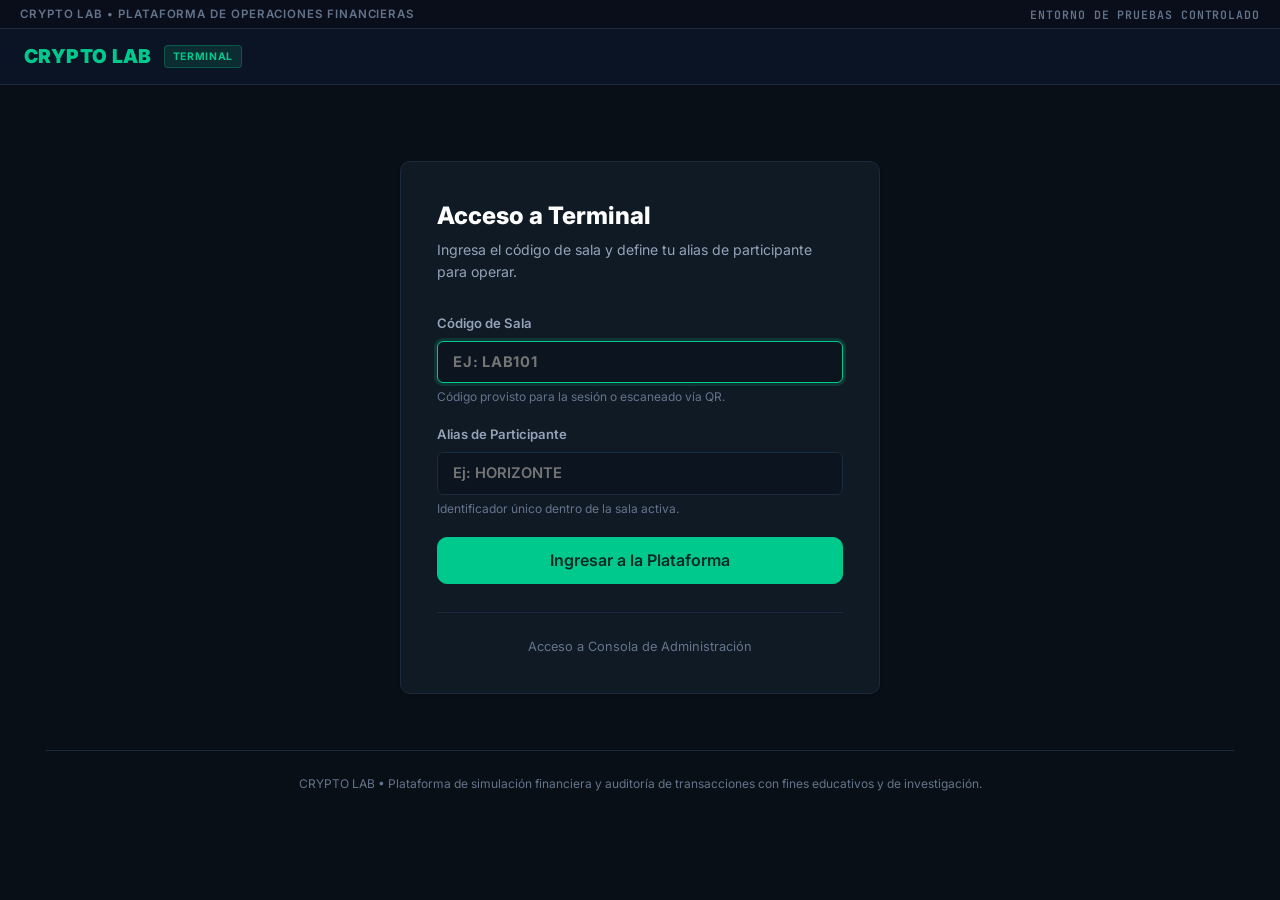
<file: static/index.html>
<!DOCTYPE html>
<html lang="es">
<head>
  <meta charset="UTF-8">
  <meta name="viewport" content="width=device-width, initial-scale=1.0">
  <title>Crypto Lab - Plataforma Financiera & Trazabilidad</title>
  <link rel="stylesheet" href="/static/styles.css">
  <script src="/static/lightweight-charts.standalone.production.js"></script>
</head>
<body>

  <!-- Subtle Top System Bar -->
  <div class="system-subbar">
    <span>CRYPTO LAB &bull; PLATAFORMA DE OPERACIONES FINANCIERAS</span>
    <span class="mono">ENTORNO DE PRUEBAS CONTROLADO</span>
  </div>

  <!-- Navbar -->
  <header class="navbar">
    <a href="#" class="logo">
      <span class="logo-tag">CRYPTO LAB</span>
      <span class="logo-badge">TERMINAL</span>
    </a>
    <div id="user-nav-status" style="display: none; align-items: center; gap: 1rem;">
      <div style="text-align: right;">
        <div id="nav-alias" style="font-weight: 700; font-size: 0.95rem; color: #fff;"></div>
        <div id="nav-room" style="font-size: 0.75rem; color: var(--accent);"></div>
      </div>
      <button class="btn btn-secondary btn-sm" id="btn-logout" title="Cerrar sesión">Cerrar Sesión</button>
    </div>
  </header>

  <main class="container">

    <!-- SCREEN 1: JOIN ROOM -->
    <section id="view-join" style="max-width: 480px; margin: 3.5rem auto;">
      <div class="card" style="padding: 2.25rem;">
        <div style="margin-bottom: 2rem;">
          <h1 style="font-size: 1.5rem; font-weight: 800; color: #fff; margin-bottom: 0.35rem;">Acceso a Terminal</h1>
          <p style="color: var(--text-muted); font-size: 0.88rem;">Ingresa el código de sala y define tu alias de participante para operar.</p>
        </div>

        <form id="form-join">
          <div class="form-group">
            <label class="form-label">Código de Sala</label>
            <input type="text" id="join-room-code" class="form-control mono" placeholder="Ej: LAB101" required autofocus style="text-transform: uppercase; font-weight: 700; letter-spacing: 0.05em;">
            <small style="color: var(--text-dim); font-size: 0.75rem;">Código provisto para la sesión o escaneado vía QR.</small>
          </div>

          <div class="form-group">
            <label class="form-label">Alias de Participante</label>
            <input type="text" id="join-alias" class="form-control" placeholder="Ej: HORIZONTE" required style="font-weight: 600;">
            <small style="color: var(--text-dim); font-size: 0.75rem;">Identificador único dentro de la sala activa.</small>
          </div>

          <div id="join-alert" style="display: none; padding: 0.75rem; border-radius: 6px; margin-bottom: 1rem; font-size: 0.85rem;" class="badge-danger"></div>

          <button type="submit" class="btn btn-primary btn-block btn-lg" id="btn-submit-join">
            <span>Ingresar a la Plataforma</span>
          </button>
        </form>

        <div style="margin-top: 1.75rem; padding-top: 1.25rem; border-top: 1px solid var(--border-color); text-align: center;">
          <a href="/admin" style="color: var(--text-dim); font-size: 0.8rem; text-decoration: none;">Acceso a Consola de Administración</a>
        </div>
      </div>
    </section>

    <!-- SCREEN 2: MAIN DASHBOARD -->
    <section id="view-dashboard" style="display: none;">

      <!-- Live Notification Banner -->
      <div id="global-message" style="display: none; padding: 0.75rem 1rem; border-radius: 6px; margin-bottom: 1.25rem; font-size: 0.88rem; align-items: center; justify-content: space-between;"></div>

      <!-- MARKET REPLAY SIMULATION BAR -->
      <div style="background: var(--bg-card); border: 1px solid var(--border-color); border-left: 3px solid var(--primary); border-radius: var(--radius-md); padding: 0.95rem 1.35rem; margin-bottom: 1.35rem; display: flex; flex-wrap: wrap; align-items: center; justify-content: space-between; gap: 1rem;">
        <div style="display: flex; align-items: center; gap: 0.85rem;">
          <span id="replay-status-badge" class="badge badge-success">EN EJECUCIÓN</span>
          <div>
            <div style="font-weight: 700; font-size: 0.92rem; color: #fff;">
              Mercado Histórico Sincronizado <span style="font-size: 0.76rem; color: var(--text-muted); font-weight: 400;">(10 Noviembre 2026)</span>
            </div>
            <div id="replay-sim-datetime" class="mono" style="font-size: 0.8rem; color: var(--accent);">
              10 Nov 2026 — 00:00:00 UTC
            </div>
          </div>
        </div>
        <div style="min-width: 240px; flex: 1; max-width: 340px;">
          <div style="display: flex; justify-content: space-between; font-size: 0.74rem; color: var(--text-muted); margin-bottom: 0.3rem;">
            <span>Tiempo de Sesión (30 min)</span>
            <span id="replay-elapsed-text" class="mono">00:00 / 30:00</span>
          </div>
          <div style="background: #090e1a; border-radius: 9999px; height: 6px; overflow: hidden; border: 1px solid var(--border-color);">
            <div id="replay-progress-bar" style="background: var(--primary); width: 0%; height: 100%; transition: width 0.3s ease;"></div>
          </div>
        </div>
      </div>

      <!-- Financial Stat Cards -->
      <div class="stat-grid">
        <div class="stat-card">
          <div class="stat-label">Cuenta Bancaria (COP)</div>
          <div class="stat-value mono" id="stat-bank-cop">COP 0</div>
          <div class="stat-sub">Fondos de reserva en custodia bancaria</div>
        </div>
        <div class="stat-card">
          <div class="stat-label">Billetera Operativa (COP)</div>
          <div class="stat-value mono" id="stat-wallet-cop">COP 0</div>
          <div class="stat-sub">Saldo disponible para compra de activos</div>
        </div>
        <div class="stat-card">
          <div class="stat-label">Posición en Criptoactivos (COP)</div>
          <div class="stat-value mono" id="stat-wallet-crypto-cop" style="color: var(--accent);">COP 0</div>
          <div class="stat-sub">Valoración a precios de mercado vigentes</div>
        </div>
        <div class="stat-card">
          <div class="stat-label">Patrimonio Total</div>
          <div class="stat-value mono" id="stat-total-patrimonio" style="color: var(--primary);">COP 0</div>
          <div class="stat-sub">Custodia + disponible + activos digitales</div>
        </div>
      </div>

      <!-- Main Navigation Tabs -->
      <nav class="tabs">
        <button class="tab-btn active" data-tab="tab-portfolio">Portafolio</button>
        <button class="tab-btn" data-tab="tab-bank">Banco / Billetera</button>
        <button class="tab-btn" data-tab="tab-market">Mercado Histórico</button>
        <button class="tab-btn" data-tab="tab-trade">Comprar / Vender</button>
        <button class="tab-btn" data-tab="tab-transfer">Transferir</button>
        <button class="tab-btn" data-tab="tab-history">Historial Contable</button>
      </nav>

      <!-- TAB 1: PORTFOLIO -->
      <div id="tab-portfolio" class="tab-pane">
        <div class="card">
          <div class="card-header">
            <div>
              <h2 class="card-title">Posiciones y Tenencias</h2>
              <div class="card-subtitle">Balances consolidados en billetera multiactivo</div>
            </div>
            <button class="btn btn-secondary btn-sm" id="btn-refresh-balances">Actualizar</button>
          </div>

          <div id="assets-list">
            <!-- Dynamically populated -->
          </div>
        </div>
      </div>

      <!-- TAB 2: BANK / WALLET -->
      <div id="tab-bank" class="tab-pane" style="display: none;">
        <div class="card" style="max-width: 580px; margin: 0 auto;">
          <div class="card-header">
            <div>
              <h2 class="card-title">Traslado de Fondos COP</h2>
              <div class="card-subtitle">Movimiento interno entre custodia bancaria y billetera</div>
            </div>
            <span class="badge badge-success">Comisión 0%</span>
          </div>

          <form id="form-bank-transfer">
            <div class="form-group">
              <label class="form-label">Dirección del Traslado</label>
              <select id="bank-direction" class="form-control">
                <option value="DEPOSIT">Cuenta Bancaria → Billetera COP</option>
                <option value="WITHDRAW">Billetera COP → Cuenta Bancaria</option>
              </select>
            </div>

            <div class="form-group">
              <div style="display: flex; justify-content: space-between; align-items: center; margin-bottom: 0.45rem;">
                <label class="form-label" style="margin-bottom: 0;">Monto a Trasladar (COP)</label>
                <span id="bank-available-label" style="font-size: 0.78rem; color: var(--accent); cursor: pointer;">Disponible: COP 0</span>
              </div>
              <input type="number" id="bank-amount" class="form-control mono" placeholder="0" min="1" step="any" required>
            </div>

            <div style="display: flex; gap: 0.5rem; margin-bottom: 1.5rem;">
              <button type="button" class="btn btn-secondary btn-sm" onclick="setBankAmountPercent(0.25)">25%</button>
              <button type="button" class="btn btn-secondary btn-sm" onclick="setBankAmountPercent(0.50)">50%</button>
              <button type="button" class="btn btn-secondary btn-sm" onclick="setBankAmountPercent(0.75)">75%</button>
              <button type="button" class="btn btn-secondary btn-sm" onclick="setBankAmountPercent(1.0)">100%</button>
            </div>

            <button type="submit" class="btn btn-primary btn-block btn-lg" id="btn-submit-bank">
              <span>Confirmar Traslado</span>
            </button>
          </form>
        </div>
      </div>

      <!-- TAB 3: MARKET TERMINAL (MARKET REPLAY) -->
      <div id="tab-market" class="tab-pane" style="display: none;">
        <!-- Trading Terminal Card -->
        <div class="market-terminal-card">
          <!-- Zone 1: Terminal Header & Stats Bar -->
          <div class="terminal-header">
            <div class="asset-headline">
              <div class="asset-badge-lg" id="chart-asset-badge">BTC</div>
              <div>
                <div class="asset-title-row">
                  <span class="asset-main-name" id="chart-asset-name">Bitcoin</span>
                  <span class="asset-main-pair" id="chart-asset-pair">BTC / COP</span>
                  <span class="asset-nature-badge" id="chart-price-nature">Cotización Real</span>
                </div>
                <div class="asset-price-row">
                  <span class="asset-featured-price mono" id="chart-featured-price">COP 0</span>
                  <span class="badge badge-success" id="chart-featured-change">0.00%</span>
                  <span class="badge badge-success" id="chart-replay-status">En Reproducción</span>
                </div>
              </div>
            </div>

            <div class="terminal-stats-grid">
              <div class="stat-mini">
                <span class="stat-mini-label">Máx Período (24h)</span>
                <span class="stat-mini-val mono" id="chart-stat-high">COP 0</span>
              </div>
              <div class="stat-mini">
                <span class="stat-mini-label">Mín Período (24h)</span>
                <span class="stat-mini-val mono" id="chart-stat-low">COP 0</span>
              </div>
              <div class="stat-mini">
                <span class="stat-mini-label">Hora Simulada (COT)</span>
                <span class="stat-mini-val mono" id="chart-stat-time">--:--:--</span>
              </div>
            </div>
          </div>

          <!-- Zone 2: Chart Toolbar (Asset Pills + Zoom Controls) -->
          <div class="chart-toolbar">
            <div class="chart-asset-pills">
              <button type="button" class="chart-pill active" data-asset="BTC" onclick="switchChartAsset('BTC')">BTC</button>
              <button type="button" class="chart-pill" data-asset="ETH" onclick="switchChartAsset('ETH')">ETH</button>
              <button type="button" class="chart-pill" data-asset="USDT" onclick="switchChartAsset('USDT')">USDT</button>
              <button type="button" class="chart-pill" data-asset="SOL" onclick="switchChartAsset('SOL')">SOL</button>
            </div>

            <div class="chart-zoom-controls">
              <button type="button" class="chart-tool-btn" onclick="chartZoomIn()" title="Acercar">+</button>
              <button type="button" class="chart-tool-btn" onclick="chartZoomOut()" title="Alejar">−</button>
              <button type="button" class="chart-tool-btn" onclick="chartResetZoom()" title="Restablecer">Auto</button>
            </div>
          </div>

          <!-- Chart Viewport (Interactive Lightweight Charts Canvas + Overlays) -->
          <div id="replay-chart-container" class="chart-viewport">
            <div id="chart-floating-tooltip" class="chart-floating-tooltip" style="display: none;"></div>
            <div id="chart-beacon-dot" class="chart-beacon-dot" style="display: none;"></div>
          </div>

          <!-- Zone 3: Market Overview Table with Sparklines & Direct Trading Actions -->
          <div class="card-header" style="padding-top: 1rem; border-top: 1px solid var(--border-color); margin-bottom: 0.75rem;">
            <div>
              <h3 class="card-title" style="font-size: 0.95rem;">Cotizaciones en Tiempo Real</h3>
              <div class="card-subtitle">Libro de precios sincronizado con el reloj del servidor</div>
            </div>
            <div id="market-source-tag" class="mono" style="font-size: 0.72rem; color: var(--text-dim);">
              10-Nov-2026 &bull; TRM $3.269,88
            </div>
          </div>

          <div class="table-wrapper">
            <table class="table">
              <thead>
                <tr>
                  <th>Activo</th>
                  <th>Precio Actual (COP)</th>
                  <th>Variación 24h</th>
                  <th>Rango Período</th>
                  <th>Tendencia</th>
                  <th>Tipo</th>
                  <th class="text-right">Operar</th>
                </tr>
              </thead>
              <tbody id="market-table-body">
                <!-- Dynamically populated with sparklines and quick buy/sell -->
              </tbody>
            </table>
          </div>
        </div>
      </div>

      <!-- TAB 4: TRADE (BUY/SELL) -->
      <div id="tab-trade" class="tab-pane" style="display: none;">
        <div class="card" style="max-width: 620px; margin: 0 auto;">
          <div class="card-header">
            <div>
              <h2 class="card-title">Negociación de Activos</h2>
              <div class="card-subtitle">Compra y venta contra saldo en Billetera COP</div>
            </div>
            <span class="badge badge-info">Comisión: 0.2%</span>
          </div>

          <!-- Trade Side Toggle -->
          <div style="display: grid; grid-template-columns: 1fr 1fr; gap: 0.5rem; margin-bottom: 1.35rem;">
            <button type="button" class="btn btn-primary" id="btn-side-buy" onclick="setTradeSide('BUY')">Comprar Criptoactivo</button>
            <button type="button" class="btn btn-secondary" id="btn-side-sell" onclick="setTradeSide('SELL')">Vender Criptoactivo</button>
          </div>

          <form id="form-trade">
            <div class="form-group">
              <label class="form-label">Criptoactivo</label>
              <select id="trade-asset" class="form-control" onchange="updateTradeCalculator()">
                <option value="USDT">Tether USD (USDT)</option>
                <option value="BTC">Bitcoin (BTC)</option>
                <option value="ETH">Ethereum (ETH)</option>
                <option value="SOL">Solana (SOL)</option>
              </select>
            </div>

            <div style="background: rgba(10, 15, 29, 0.7); border: 1px solid var(--border-color); border-radius: var(--radius-sm); padding: 0.9rem; margin-bottom: 1.25rem;">
              <div style="display: flex; justify-content: space-between; align-items: center; font-size: 0.85rem; color: var(--text-muted);">
                <span>Precio de Mercado:</span>
                <div style="display: flex; align-items: center; gap: 0.5rem;">
                  <span id="trade-nature-badge" class="badge badge-success" style="font-size: 0.68rem;">Observado Real</span>
                  <span id="trade-unit-price" class="mono" style="font-weight: 700; color: #fff;">COP 0</span>
                </div>
              </div>
              <div style="display: flex; justify-content: space-between; font-size: 0.78rem; color: var(--text-dim); margin-top: 0.4rem;">
                <span>Hora de Liquidación:</span>
                <span id="trade-sim-time-cot" class="mono" style="color: var(--accent);">10 Nov 2026 — 00:00:00 COT</span>
              </div>
              <div style="display: flex; justify-content: space-between; font-size: 0.82rem; color: var(--text-dim); margin-top: 0.4rem;">
                <span id="trade-balance-label">Disponible para operar:</span>
                <span id="trade-available-balance" class="mono" style="color: var(--accent); cursor: pointer;" onclick="useMaxTradeBalance()">0</span>
              </div>
            </div>

            <div class="form-group">
              <div style="display: flex; justify-content: space-between; align-items: center; margin-bottom: 0.45rem;">
                <label class="form-label" id="trade-input-label" style="margin-bottom: 0;">Cantidad a Comprar</label>
                <span style="font-size: 0.75rem; color: var(--text-dim);" id="trade-unit-symbol">USDT</span>
              </div>
              <input type="number" id="trade-amount" class="form-control mono" placeholder="0.00" min="0.00000001" step="any" required oninput="updateTradeCalculator()">
              <div class="pct-chips-row">
                <button type="button" class="pct-chip" onclick="setTradeAmountPercent(0.25)">25%</button>
                <button type="button" class="pct-chip" onclick="setTradeAmountPercent(0.50)">50%</button>
                <button type="button" class="pct-chip" onclick="setTradeAmountPercent(0.75)">75%</button>
                <button type="button" class="pct-chip" onclick="setTradeAmountPercent(1.00)">100%</button>
              </div>
            </div>

            <!-- Order Summary Card -->
            <div style="background: rgba(13, 21, 39, 0.6); border: 1px solid var(--border-color); border-radius: var(--radius-sm); padding: 1rem; margin-bottom: 1.35rem;">
              <div style="display: flex; justify-content: space-between; font-size: 0.84rem; margin-bottom: 0.35rem;">
                <span style="color: var(--text-muted);">Subtotal Operación:</span>
                <span id="summary-subtotal" class="mono">COP 0</span>
              </div>
              <div style="display: flex; justify-content: space-between; font-size: 0.84rem; margin-bottom: 0.35rem;">
                <span style="color: var(--text-muted);">Comisión de Plataforma (0.2%):</span>
                <span id="summary-fee" class="mono" style="color: var(--warning);">COP 0</span>
              </div>
              <div style="display: flex; justify-content: space-between; font-size: 0.95rem; font-weight: 700; padding-top: 0.5rem; border-top: 1px solid var(--border-color);">
                <span id="summary-total-label">Total a Debitar:</span>
                <span id="summary-total" class="mono" style="color: var(--primary);">COP 0</span>
              </div>
            </div>

            <button type="submit" class="btn btn-primary btn-block btn-lg" id="btn-submit-trade">
              <span>Confirmar Orden</span>
            </button>
          </form>
        </div>
      </div>

      <!-- TAB 5: TRANSFERS -->
      <div id="tab-transfer" class="tab-pane" style="display: none;">
        <div class="card" style="max-width: 620px; margin: 0 auto;">
          <div class="card-header">
            <div>
              <h2 class="card-title">Transferencias de Fondos</h2>
              <div class="card-subtitle">Envíos directos entre participantes o a destino externo</div>
            </div>
            <span class="badge badge-success">Comisión 0%</span>
          </div>

          <!-- Transfer Type Selector -->
          <div class="form-group">
            <label class="form-label">Destino de la Transferencia</label>
            <div style="display: grid; grid-template-columns: 1fr 1fr; gap: 0.5rem;">
              <button type="button" class="btn btn-accent" id="btn-type-internal" onclick="setTransferType('INTERNAL')">
                Interna (Participante)
              </button>
              <button type="button" class="btn btn-secondary" id="btn-type-external" onclick="setTransferType('EXTERNAL')">
                Externa (Dirección Blockchain)
              </button>
            </div>
          </div>

          <form id="form-transfer">
            <div class="form-group">
              <label class="form-label">Activo a Transferir</label>
              <select id="transfer-asset" class="form-control" onchange="updateTransferMaxBalance()">
                <option value="USDT">Tether USD (USDT)</option>
                <option value="BTC">Bitcoin (BTC)</option>
                <option value="ETH">Ethereum (ETH)</option>
                <option value="SOL">Solana (SOL)</option>
                <option value="COP">Pesos Colombianos (COP)</option>
              </select>
            </div>

            <!-- Destination input (Internal) -->
            <div class="form-group" id="group-dest-internal">
              <label class="form-label">Alias del Destinatario</label>
              <div style="display: flex; gap: 0.5rem;">
                <input type="text" id="transfer-dest-alias" class="form-control" placeholder="Ej: USUARIO_B" style="font-weight: 600;">
                <select id="select-peer" class="form-control" style="max-width: 170px;" onchange="if(this.value) document.getElementById('transfer-dest-alias').value = this.value;">
                  <option value="">Seleccionar...</option>
                </select>
              </div>
              <small style="color: var(--text-dim); font-size: 0.75rem;">Participante registrado en la misma sala.</small>
            </div>

            <!-- Destination input (External) -->
            <div class="form-group" id="group-dest-external" style="display: none;">
              <label class="form-label">Dirección Externa Simulada (Blockchain Address)</label>
              <input type="text" id="transfer-dest-external" class="form-control mono" placeholder="Ej: 0x71C... o bc1q...">
              <div style="display: flex; gap: 0.5rem; margin-top: 0.4rem;">
                <button type="button" class="btn btn-secondary btn-sm" onclick="generateSimulatedAddress()">Generar Dirección de Prueba</button>
              </div>
              <div style="background: rgba(239, 68, 68, 0.08); border: 1px solid rgba(239, 68, 68, 0.25); border-radius: 4px; padding: 0.65rem; margin-top: 0.5rem; font-size: 0.78rem; color: #fca5a5;">
                <strong>Nota de Trazabilidad:</strong> Al transferir a una dirección externa, los fondos salen del perímetro interno de la plataforma. La trazabilidad contable interna finalizará en este punto.
              </div>
            </div>

            <div class="form-group">
              <div style="display: flex; justify-content: space-between; align-items: center; margin-bottom: 0.45rem;">
                <label class="form-label" style="margin-bottom: 0;">Monto a Transferir</label>
                <span id="transfer-avail-label" style="font-size: 0.78rem; color: var(--accent); cursor: pointer;" onclick="useMaxTransfer()">Disponible: 0</span>
              </div>
              <input type="number" id="transfer-amount" class="form-control mono" placeholder="0.00" min="0.00000001" step="any" required>
            </div>

            <div class="form-group">
              <label class="form-label">Concepto o Referencia (Opcional)</label>
              <input type="text" id="transfer-notes" class="form-control" placeholder="Ej: Liquidación de activos / facturación comercial">
            </div>

            <button type="submit" class="btn btn-primary btn-block btn-lg" id="btn-submit-transfer">
              <span>Ejecutar Transferencia</span>
            </button>
          </form>
        </div>
      </div>

      <!-- TAB 6: HISTORY & BLOCKCHAIN EXPLORER -->
      <div id="tab-history" class="tab-pane" style="display: none;">
        <div class="card">
          <div class="card-header">
            <div>
              <h2 class="card-title">Historial Contable de Operaciones</h2>
              <div class="card-subtitle">Registro cronológico completo de movimientos internos y de mercado</div>
            </div>
            <button class="btn btn-secondary btn-sm" id="btn-refresh-history">Actualizar</button>
          </div>

          <div class="table-wrapper">
            <table class="table">
              <thead>
                <tr>
                  <th>Fecha / Hora (COT)</th>
                  <th>Operación</th>
                  <th>Origen</th>
                  <th>Destino</th>
                  <th>Activo</th>
                  <th class="text-right">Cantidad</th>
                  <th class="text-right">Valor en COP</th>
                  <th class="text-right">Comisión</th>
                  <th>Estado</th>
                  <th>Hash / Referencia</th>
                </tr>
              </thead>
              <tbody id="history-table-body">
                <!-- Dynamically populated -->
              </tbody>
            </table>
          </div>
        </div>
      </div>

    </section>

    <!-- Discreet Footer Legal Notice -->
    <footer class="footer-note">
      CRYPTO LAB &bull; Plataforma de simulación financiera y auditoría de transacciones con fines educativos y de investigación.
    </footer>

  </main>

  <!-- CONFIRMATION / DETAILS MODAL -->
  <div class="modal-overlay" id="modal-confirm">
    <div class="modal-content">
      <div class="modal-header">
        <h3 id="modal-confirm-title" style="font-size: 1.15rem; font-weight: 700; color: #fff;">Confirmación de Operación</h3>
        <button class="modal-close" onclick="closeModal('modal-confirm')">&times;</button>
      </div>
      <div id="modal-confirm-body" style="font-size: 0.92rem; margin-bottom: 1.5rem; line-height: 1.6;">
        <!-- Dynamically filled -->
      </div>
      <div style="display: flex; justify-content: flex-end; gap: 0.75rem;">
        <button class="btn btn-secondary" onclick="closeModal('modal-confirm')">Cancelar</button>
        <button class="btn btn-primary" id="modal-btn-confirm-action">Confirmar y Procesar</button>
      </div>
    </div>
  </div>

  <script src="/static/app.js"></script>
</body>
</html>
</file>
<file: static/styles.css>
/* CRYPTO LAB - Executive Fintech & Trading Platform Design System */
@import url('https://fonts.googleapis.com/css2?family=Inter:wght@300;400;500;600;700;800&family=JetBrains+Mono:wght@400;500;600;700&display=swap');

:root {
  --bg-main: #080F17;
  --bg-card: #101A25;
  --bg-card-hover: #132232;
  --bg-card-elevated: #172638;
  --bg-input: #0B141F;
  --border-color: #1B2A3C;
  --border-light: #24384F;
  --border-focus: #00C98D;
  
  --primary: #00C98D;
  --primary-hover: #00b07b;
  --primary-glow: rgba(0, 201, 141, 0.20);

  --accent: #38bdf8;
  --accent-hover: #0284c7;
  --accent-glow: rgba(56, 189, 248, 0.18);

  --warning: #f59e0b;
  --warning-bg: rgba(245, 158, 11, 0.12);
  --warning-border: rgba(245, 158, 11, 0.28);

  --danger: #EF4444;
  --danger-bg: rgba(239, 68, 68, 0.12);
  --danger-border: rgba(239, 68, 68, 0.28);

  --text-main: #F1F5F9;
  --text-muted: #94A3B8;
  --text-dim: #64748B;

  --font-main: 'Inter', -apple-system, BlinkMacSystemFont, 'Segoe UI', Roboto, sans-serif;
  --font-mono: 'JetBrains Mono', monospace;

  --shadow-sm: 0 1px 3px rgba(0, 0, 0, 0.35);
  --shadow-md: 0 4px 14px rgba(0, 0, 0, 0.40);
  --shadow-lg: 0 10px 28px rgba(0, 0, 0, 0.60);
  --radius-sm: 6px;
  --radius-md: 10px;
  --radius-lg: 14px;
}

* {
  margin: 0;
  padding: 0;
  box-sizing: border-box;
}

body {
  background-color: var(--bg-main);
  color: var(--text-main);
  font-family: var(--font-main);
  min-height: 100vh;
  line-height: 1.5;
  -webkit-font-smoothing: antialiased;
  overflow-x: hidden;
}

/* Scrollbar */
::-webkit-scrollbar {
  width: 6px;
  height: 6px;
}
::-webkit-scrollbar-track {
  background: var(--bg-main);
}
::-webkit-scrollbar-thumb {
  background: var(--border-color);
  border-radius: 4px;
}
::-webkit-scrollbar-thumb:hover {
  background: var(--text-dim);
}

/* Typography & Layout */
.container {
  max-width: 1220px;
  margin: 0 auto;
  padding: 1.25rem 1rem;
}

.mono {
  font-family: var(--font-mono);
}

.text-right {
  text-align: right !important;
}

.text-center {
  text-align: center !important;
}

.text-muted {
  color: var(--text-muted);
}

.text-dim {
  color: var(--text-dim);
}

.text-success {
  color: var(--primary) !important;
}

.text-danger {
  color: var(--danger) !important;
}

.text-warning {
  color: var(--warning) !important;
}

/* Subtle Top System Bar */
.system-subbar {
  background: #090e1a;
  border-bottom: 1px solid var(--border-color);
  color: var(--text-dim);
  font-size: 0.72rem;
  font-weight: 600;
  letter-spacing: 0.08em;
  text-transform: uppercase;
  padding: 0.35rem 1.25rem;
  display: flex;
  align-items: center;
  justify-content: space-between;
}

.navbar {
  background: rgba(13, 21, 39, 0.92);
  backdrop-filter: blur(12px);
  border-bottom: 1px solid var(--border-color);
  position: sticky;
  top: 0;
  z-index: 40;
  padding: 0.8rem 1.5rem;
  display: flex;
  justify-content: space-between;
  align-items: center;
}

.logo {
  display: flex;
  align-items: center;
  gap: 0.75rem;
  font-weight: 800;
  font-size: 1.2rem;
  letter-spacing: 0.02em;
  color: #fff;
  text-decoration: none;
}

.logo-tag {
  color: var(--primary);
  font-weight: 900;
}

.logo-badge {
  background: rgba(16, 185, 129, 0.15);
  color: var(--primary);
  border: 1px solid rgba(16, 185, 129, 0.3);
  font-size: 0.65rem;
  font-weight: 700;
  padding: 0.18rem 0.5rem;
  border-radius: 4px;
  letter-spacing: 0.06em;
  text-transform: uppercase;
}

.logo-badge-admin {
  background: rgba(56, 189, 248, 0.15);
  color: var(--accent);
  border: 1px solid rgba(56, 189, 248, 0.3);
}

/* Cards & Containers */
.card {
  background: var(--bg-card);
  border: 1px solid var(--border-color);
  border-radius: var(--radius-md);
  padding: 1.35rem;
  box-shadow: var(--shadow-sm);
  transition: border-color 0.2s ease, box-shadow 0.2s ease;
}

.card:hover {
  border-color: var(--border-light);
}

.card-header {
  display: flex;
  justify-content: space-between;
  align-items: center;
  margin-bottom: 1.1rem;
  padding-bottom: 0.8rem;
  border-bottom: 1px solid var(--border-color);
}

.card-title {
  font-size: 1.05rem;
  font-weight: 700;
  color: var(--text-main);
  letter-spacing: -0.01em;
}

.card-subtitle {
  font-size: 0.8rem;
  color: var(--text-muted);
  margin-top: 0.2rem;
}

/* Buttons */
.btn {
  display: inline-flex;
  align-items: center;
  justify-content: center;
  gap: 0.45rem;
  font-family: var(--font-main);
  font-size: 0.88rem;
  font-weight: 600;
  padding: 0.6rem 1.15rem;
  border-radius: var(--radius-sm);
  border: 1px solid transparent;
  cursor: pointer;
  transition: all 0.15s ease-in-out;
  text-decoration: none;
  line-height: 1.2;
}

.btn-primary {
  background: var(--primary);
  color: #022c22;
  border-color: var(--primary);
}
.btn-primary:hover {
  background: var(--primary-hover);
  border-color: var(--primary-hover);
  box-shadow: 0 0 14px var(--primary-glow);
}

.btn-accent {
  background: #0284c7;
  color: #fff;
  border-color: #0284c7;
}
.btn-accent:hover {
  background: #0369a1;
  border-color: #0369a1;
  box-shadow: 0 0 14px var(--accent-glow);
}

.btn-secondary {
  background: #141e33;
  color: var(--text-main);
  border-color: var(--border-color);
}
.btn-secondary:hover {
  background: #1c2a47;
  border-color: var(--border-light);
}

.btn-outline {
  background: transparent;
  color: var(--text-muted);
  border-color: var(--border-color);
}
.btn-outline:hover {
  color: var(--text-main);
  border-color: var(--border-light);
  background: rgba(255, 255, 255, 0.03);
}

.btn-danger {
  background: rgba(239, 68, 68, 0.12);
  color: #fca5a5;
  border-color: rgba(239, 68, 68, 0.3);
}
.btn-danger:hover {
  background: rgba(239, 68, 68, 0.22);
  border-color: rgba(239, 68, 68, 0.5);
}

.btn-sm {
  padding: 0.35rem 0.75rem;
  font-size: 0.8rem;
  border-radius: var(--radius-sm);
}

.btn-lg {
  padding: 0.8rem 1.5rem;
  font-size: 1rem;
  border-radius: var(--radius-md);
}

.btn-block {
  width: 100%;
}

/* Inputs & Forms */
.form-group {
  margin-bottom: 1.15rem;
}

.form-label {
  display: block;
  font-size: 0.82rem;
  font-weight: 600;
  color: var(--text-muted);
  margin-bottom: 0.45rem;
}

.form-control {
  width: 100%;
  padding: 0.7rem 0.95rem;
  background: var(--bg-input);
  border: 1px solid var(--border-color);
  border-radius: var(--radius-sm);
  color: var(--text-main);
  font-family: var(--font-main);
  font-size: 0.92rem;
  outline: none;
  transition: border-color 0.2s, box-shadow 0.2s;
}

.form-control:focus {
  border-color: var(--border-focus);
  box-shadow: 0 0 0 3px rgba(16, 185, 129, 0.18);
}

/* Badges */
.badge {
  display: inline-flex;
  align-items: center;
  gap: 0.35rem;
  padding: 0.22rem 0.55rem;
  font-size: 0.7rem;
  font-weight: 700;
  border-radius: 4px;
  text-transform: uppercase;
  letter-spacing: 0.04em;
  line-height: 1;
}

.badge-success {
  background: rgba(16, 185, 129, 0.12);
  color: #34d399;
  border: 1px solid rgba(16, 185, 129, 0.28);
}
.badge-info {
  background: rgba(56, 189, 248, 0.12);
  color: #38bdf8;
  border: 1px solid rgba(56, 189, 248, 0.28);
}
.badge-warning {
  background: var(--warning-bg);
  color: #fbbf24;
  border: 1px solid var(--warning-border);
}
.badge-danger {
  background: var(--danger-bg);
  color: #f87171;
  border: 1px solid var(--danger-border);
}
.badge-neutral {
  background: rgba(148, 163, 184, 0.12);
  color: #cbd5e1;
  border: 1px solid rgba(148, 163, 184, 0.25);
}

/* Navigation Tabs */
.tabs {
  display: flex;
  gap: 0.35rem;
  border-bottom: 1px solid var(--border-color);
  margin-bottom: 1.35rem;
  overflow-x: auto;
}

.tab-btn {
  background: transparent;
  border: none;
  color: var(--text-muted);
  font-family: var(--font-main);
  font-size: 0.9rem;
  font-weight: 600;
  padding: 0.75rem 1rem;
  cursor: pointer;
  border-bottom: 2px solid transparent;
  display: flex;
  align-items: center;
  gap: 0.45rem;
  white-space: nowrap;
  transition: all 0.15s;
}

.tab-btn:hover {
  color: var(--text-main);
}

.tab-btn.active {
  color: var(--primary);
  border-bottom-color: var(--primary);
}

/* Financial Stat Grid */
.stat-grid {
  display: grid;
  grid-template-columns: repeat(auto-fit, minmax(230px, 1fr));
  gap: 1rem;
  margin-bottom: 1.5rem;
}

.stat-card {
  background: var(--bg-card);
  border: 1px solid var(--border-color);
  border-radius: var(--radius-md);
  padding: 1.25rem 1.35rem;
  position: relative;
  overflow: hidden;
}

.stat-card::after {
  content: '';
  position: absolute;
  top: 0;
  left: 0;
  right: 0;
  height: 2px;
  background: var(--primary);
  opacity: 0.8;
}

.stat-label {
  font-size: 0.76rem;
  font-weight: 600;
  text-transform: uppercase;
  letter-spacing: 0.05em;
  color: var(--text-muted);
  margin-bottom: 0.4rem;
}

.stat-value {
  font-size: 1.6rem;
  font-weight: 800;
  color: #fff;
  letter-spacing: -0.02em;
}

.stat-sub {
  font-size: 0.75rem;
  color: var(--text-dim);
  margin-top: 0.35rem;
}

/* Asset Item in Portfolio */
.asset-item {
  display: flex;
  align-items: center;
  justify-content: space-between;
  padding: 0.85rem 1rem;
  border-radius: var(--radius-sm);
  background: rgba(10, 15, 29, 0.6);
  border: 1px solid var(--border-color);
  margin-bottom: 0.65rem;
  transition: background 0.15s;
}

.asset-item:hover {
  background: rgba(18, 29, 54, 0.6);
}

.asset-info {
  display: flex;
  align-items: center;
  gap: 0.85rem;
}

.asset-icon {
  width: 38px;
  height: 38px;
  border-radius: 8px;
  display: flex;
  align-items: center;
  justify-content: center;
  font-weight: 800;
  font-size: 0.82rem;
  font-family: var(--font-mono);
}

.icon-btc { background: rgba(247, 147, 26, 0.15); color: #f7931a; border: 1px solid rgba(247, 147, 26, 0.3); }
.icon-eth { background: rgba(98, 126, 234, 0.15); color: #818cf8; border: 1px solid rgba(98, 126, 234, 0.3); }
.icon-usdt { background: rgba(16, 185, 129, 0.15); color: #34d399; border: 1px solid rgba(16, 185, 129, 0.3); }
.icon-sol { background: rgba(168, 85, 247, 0.15); color: #c084fc; border: 1px solid rgba(168, 85, 247, 0.3); }
.icon-cop { background: rgba(56, 189, 248, 0.15); color: #38bdf8; border: 1px solid rgba(56, 189, 248, 0.3); }

/* Trading Platform Tables */
.table-wrapper {
  overflow-x: auto;
  border-radius: var(--radius-sm);
  border: 1px solid var(--border-color);
  background: var(--bg-card);
}

.table {
  width: 100%;
  border-collapse: collapse;
  text-align: left;
  font-size: 0.84rem;
}

.table th {
  background: #090e1c;
  padding: 0.75rem 0.95rem;
  color: var(--text-muted);
  font-weight: 700;
  text-transform: uppercase;
  font-size: 0.7rem;
  letter-spacing: 0.05em;
  border-bottom: 1px solid var(--border-color);
  white-space: nowrap;
}

.table td {
  padding: 0.75rem 0.95rem;
  border-bottom: 1px solid var(--border-color);
  color: var(--text-main);
  vertical-align: middle;
}

.table tbody tr:last-child td {
  border-bottom: none;
}

.table tbody tr:hover {
  background: rgba(0, 201, 141, 0.04);
}

/* =========================================================================
   TRADING TERMINAL & DYNAMIC CHART COMPONENTS
   ========================================================================= */

.market-terminal-card {
  background: var(--bg-card);
  border: 1px solid var(--border-color);
  border-radius: var(--radius-md);
  padding: 1.25rem;
  margin-bottom: 1.5rem;
  box-shadow: var(--shadow-md);
  position: relative;
}

/* Zone 1: Terminal Header & Stats Bar */
.terminal-header {
  display: flex;
  justify-content: space-between;
  align-items: flex-start;
  flex-wrap: wrap;
  gap: 1.25rem;
  margin-bottom: 1.15rem;
  padding-bottom: 1rem;
  border-bottom: 1px solid var(--border-color);
}

.asset-headline {
  display: flex;
  align-items: center;
  gap: 1rem;
}

.asset-badge-lg {
  width: 48px;
  height: 48px;
  border-radius: 10px;
  background: var(--bg-card-elevated);
  border: 1px solid var(--border-light);
  display: flex;
  align-items: center;
  justify-content: center;
  font-family: var(--font-mono);
  font-weight: 800;
  font-size: 1.05rem;
  color: var(--primary);
  box-shadow: var(--shadow-sm);
}

.asset-title-row {
  display: flex;
  align-items: center;
  gap: 0.65rem;
  margin-bottom: 0.2rem;
}

.asset-main-name {
  font-size: 1.1rem;
  font-weight: 700;
  color: var(--text-main);
  letter-spacing: -0.01em;
}

.asset-main-pair {
  font-family: var(--font-mono);
  font-size: 0.85rem;
  color: var(--text-muted);
}

.asset-nature-badge {
  font-size: 0.68rem;
  font-weight: 700;
  padding: 0.18rem 0.5rem;
  border-radius: 4px;
  background: rgba(0, 201, 141, 0.12);
  color: var(--primary);
  border: 1px solid rgba(0, 201, 141, 0.25);
  text-transform: uppercase;
}

.asset-nature-badge.interpolated {
  background: rgba(56, 189, 248, 0.12);
  color: var(--accent);
  border-color: rgba(56, 189, 248, 0.25);
}

.asset-price-row {
  display: flex;
  align-items: baseline;
  gap: 0.85rem;
  flex-wrap: wrap;
}

.asset-featured-price {
  font-size: 1.75rem;
  font-weight: 800;
  color: var(--text-main);
  letter-spacing: -0.02em;
  line-height: 1.1;
  transition: color 0.3s ease;
}

.terminal-stats-grid {
  display: grid;
  grid-template-columns: repeat(3, auto);
  gap: 1.25rem;
}

@media (max-width: 768px) {
  .terminal-stats-grid {
    grid-template-columns: 1fr 1fr;
    width: 100%;
  }
}

.stat-mini {
  display: flex;
  flex-direction: column;
  gap: 0.15rem;
}

.stat-mini-label {
  font-size: 0.7rem;
  font-weight: 600;
  color: var(--text-dim);
  text-transform: uppercase;
  letter-spacing: 0.04em;
}

.stat-mini-val {
  font-size: 0.88rem;
  font-weight: 600;
  color: var(--text-main);
}

/* Zone 2: Chart Toolbar (Pills + Zoom Controls) */
.chart-toolbar {
  display: flex;
  justify-content: space-between;
  align-items: center;
  gap: 0.75rem;
  margin-bottom: 0.75rem;
  flex-wrap: wrap;
}

.chart-asset-pills {
  display: flex;
  align-items: center;
  background: var(--bg-input);
  padding: 0.25rem;
  border-radius: var(--radius-sm);
  border: 1px solid var(--border-color);
  gap: 0.25rem;
}

.chart-pill {
  background: transparent;
  border: 1px solid transparent;
  color: var(--text-muted);
  font-family: var(--font-mono);
  font-weight: 700;
  font-size: 0.78rem;
  padding: 0.35rem 0.85rem;
  border-radius: 4px;
  cursor: pointer;
  transition: all 0.15s ease;
}

.chart-pill:hover {
  color: var(--text-main);
  background: var(--bg-card-elevated);
}

.chart-pill.active {
  background: var(--bg-card-elevated);
  color: var(--primary);
  border-color: rgba(0, 201, 141, 0.4);
  box-shadow: 0 0 10px rgba(0, 201, 141, 0.15);
}

.chart-zoom-controls {
  display: flex;
  align-items: center;
  gap: 0.35rem;
}

.chart-tool-btn {
  background: var(--bg-card-elevated);
  border: 1px solid var(--border-color);
  color: var(--text-muted);
  font-family: var(--font-mono);
  font-weight: 700;
  font-size: 0.78rem;
  padding: 0.32rem 0.65rem;
  border-radius: var(--radius-sm);
  cursor: pointer;
  transition: all 0.15s ease;
}

.chart-tool-btn:hover {
  color: var(--text-main);
  border-color: var(--border-light);
  background: var(--bg-card-hover);
}

/* Chart Viewport & Beacon */
.chart-viewport {
  position: relative;
  width: 100%;
  height: 380px;
  background: #090e18;
  border: 1px solid var(--border-color);
  border-radius: var(--radius-sm);
  overflow: hidden;
  margin-bottom: 1.25rem;
}

@media (max-width: 640px) {
  .chart-viewport {
    height: 280px;
  }
}

/* Floating Tooltip */
.chart-floating-tooltip {
  position: absolute;
  top: 12px;
  left: 12px;
  background: rgba(16, 26, 37, 0.94);
  border: 1px solid var(--border-light);
  border-radius: var(--radius-sm);
  padding: 0.55rem 0.85rem;
  pointer-events: none;
  z-index: 20;
  box-shadow: var(--shadow-md);
  backdrop-filter: blur(6px);
  min-width: 180px;
  transition: opacity 0.15s ease;
}

.tooltip-time {
  font-family: var(--font-mono);
  font-size: 0.72rem;
  color: var(--text-dim);
  margin-bottom: 0.25rem;
}

.tooltip-price {
  font-family: var(--font-mono);
  font-size: 1rem;
  font-weight: 800;
  color: var(--text-main);
}

.tooltip-nature {
  font-size: 0.68rem;
  color: var(--accent);
  margin-top: 0.2rem;
}

/* Pulsing Glowing Beacon Dot */
.chart-beacon-dot {
  position: absolute;
  width: 10px;
  height: 10px;
  border-radius: 50%;
  background: var(--primary);
  border: 2px solid #ffffff;
  pointer-events: none;
  z-index: 15;
  transform: translate(-50%, -50%);
  transition: top 0.25s cubic-bezier(0.4, 0, 0.2, 1), left 0.25s cubic-bezier(0.4, 0, 0.2, 1);
}

.chart-beacon-dot::after {
  content: '';
  position: absolute;
  top: -6px;
  left: -6px;
  width: 18px;
  height: 18px;
  border-radius: 50%;
  border: 2px solid var(--primary);
  animation: beacon-pulse 2s infinite ease-out;
}

@keyframes beacon-pulse {
  0% {
    transform: scale(0.6);
    opacity: 0.9;
  }
  70% {
    transform: scale(2.2);
    opacity: 0;
  }
  100% {
    transform: scale(2.4);
    opacity: 0;
  }
}

/* Zone 3: Sparklines & Direct Trading Actions in Market Table */
.sparkline-svg {
  display: block;
  overflow: visible;
  height: 24px;
  width: 72px;
}

.btn-quick-buy {
  background: rgba(0, 201, 141, 0.12);
  color: var(--primary);
  border: 1px solid rgba(0, 201, 141, 0.35);
  font-size: 0.74rem;
  font-weight: 700;
  padding: 0.28rem 0.65rem;
  border-radius: 4px;
  cursor: pointer;
  transition: all 0.15s ease;
}

.btn-quick-buy:hover {
  background: var(--primary);
  color: #080F17;
  border-color: var(--primary);
}

.btn-quick-sell {
  background: rgba(239, 68, 68, 0.10);
  color: #fca5a5;
  border: 1px solid rgba(239, 68, 68, 0.30);
  font-size: 0.74rem;
  font-weight: 700;
  padding: 0.28rem 0.65rem;
  border-radius: 4px;
  cursor: pointer;
  transition: all 0.15s ease;
}

.btn-quick-sell:hover {
  background: var(--danger);
  color: #ffffff;
  border-color: var(--danger);
}

/* Tick flash animations */
@keyframes flash-green {
  0% { background-color: rgba(0, 201, 141, 0.25); }
  100% { background-color: transparent; }
}

@keyframes flash-red {
  0% { background-color: rgba(239, 68, 68, 0.25); }
  100% { background-color: transparent; }
}

.flash-up {
  animation: flash-green 1.2s ease-out;
}

.flash-down {
  animation: flash-red 1.2s ease-out;
}

/* Percentage chips in Trade form */
.pct-chips-row {
  display: grid;
  grid-template-columns: repeat(4, 1fr);
  gap: 0.4rem;
  margin-top: 0.45rem;
}

.pct-chip {
  background: var(--bg-card-elevated);
  border: 1px solid var(--border-color);
  color: var(--text-muted);
  font-family: var(--font-mono);
  font-weight: 600;
  font-size: 0.76rem;
  padding: 0.32rem 0;
  border-radius: 4px;
  cursor: pointer;
  text-align: center;
  transition: all 0.15s ease;
}

.pct-chip:hover {
  color: var(--text-main);
  border-color: var(--border-light);
  background: var(--bg-card-hover);
}

.pct-chip.active {
  background: rgba(0, 201, 141, 0.15);
  border-color: var(--primary);
  color: var(--primary);
}

/* Modals */
.modal-overlay {
  position: fixed;
  inset: 0;
  background: rgba(3, 7, 18, 0.85);
  backdrop-filter: blur(8px);
  display: flex;
  align-items: center;
  justify-content: center;
  z-index: 100;
  padding: 1rem;
  opacity: 0;
  pointer-events: none;
  transition: opacity 0.2s ease;
}

.modal-overlay.open {
  opacity: 1;
  pointer-events: auto;
}

.modal-content {
  background: var(--bg-card);
  border: 1px solid var(--border-color);
  border-radius: var(--radius-md);
  max-width: 650px;
  width: 100%;
  max-height: 90vh;
  overflow-y: auto;
  padding: 1.5rem;
  box-shadow: var(--shadow-lg);
  transform: translateY(12px);
  transition: transform 0.2s ease;
}

.modal-overlay.open .modal-content {
  transform: translateY(0);
}

.modal-header {
  display: flex;
  justify-content: space-between;
  align-items: center;
  margin-bottom: 1.25rem;
  padding-bottom: 0.75rem;
  border-bottom: 1px solid var(--border-color);
}

.modal-close {
  background: transparent;
  border: none;
  color: var(--text-muted);
  font-size: 1.4rem;
  cursor: pointer;
  line-height: 1;
}
.modal-close:hover {
  color: #fff;
}

/* Graph Container */
#graph-container {
  width: 100%;
  height: 480px;
  background: #080c16;
  border: 1px solid var(--border-color);
  border-radius: var(--radius-md);
  position: relative;
  overflow: hidden;
}

/* Footer discrete note */
.footer-note {
  margin-top: 3rem;
  padding: 1.5rem 0;
  border-top: 1px solid var(--border-color);
  text-align: center;
  color: var(--text-dim);
  font-size: 0.75rem;
}

/* =========================================================
   EXECUTIVE FORENSIC AUDIT REPORT STYLES (Screen & Print)
   ========================================================= */
.exec-report {
  background: #0b1120;
  color: #f1f5f9;
  border-radius: var(--radius-md);
  border: 1px solid var(--border-color);
  padding: 1.75rem;
  font-family: var(--font-main);
  line-height: 1.55;
}

.exec-header {
  border-bottom: 2px solid var(--border-light);
  padding-bottom: 1.1rem;
  margin-bottom: 1.35rem;
  display: flex;
  justify-content: space-between;
  align-items: flex-start;
  gap: 1rem;
}

.exec-header-title {
  font-size: 1.35rem;
  font-weight: 800;
  letter-spacing: -0.01em;
  color: #fff;
}

.exec-header-subtitle {
  font-size: 0.8rem;
  color: var(--text-muted);
  margin-top: 0.2rem;
  text-transform: uppercase;
  letter-spacing: 0.05em;
}

.exec-meta-grid {
  display: grid;
  grid-template-columns: repeat(auto-fit, minmax(200px, 1fr));
  gap: 0.85rem;
  background: rgba(14, 22, 40, 0.7);
  border: 1px solid var(--border-color);
  border-radius: var(--radius-sm);
  padding: 0.85rem 1rem;
  margin-bottom: 1.35rem;
  font-size: 0.82rem;
}

.exec-meta-item strong {
  color: var(--text-muted);
  display: block;
  font-size: 0.7rem;
  text-transform: uppercase;
  letter-spacing: 0.04em;
  margin-bottom: 0.2rem;
}

.exec-section {
  margin-bottom: 1.45rem;
}

.exec-section-title {
  font-size: 0.95rem;
  font-weight: 700;
  color: #fff;
  text-transform: uppercase;
  letter-spacing: 0.04em;
  border-bottom: 1px solid var(--border-color);
  padding-bottom: 0.45rem;
  margin-bottom: 0.85rem;
  display: flex;
  align-items: center;
  justify-content: space-between;
}

/* Executive KPI Grid in Report */
.exec-kpi-grid {
  display: grid;
  grid-template-columns: repeat(auto-fit, minmax(140px, 1fr));
  gap: 0.75rem;
  margin-bottom: 1rem;
}

.exec-kpi-card {
  background: #0d1527;
  border: 1px solid var(--border-color);
  border-radius: var(--radius-sm);
  padding: 0.75rem 0.9rem;
}

.exec-kpi-label {
  font-size: 0.68rem;
  font-weight: 700;
  text-transform: uppercase;
  letter-spacing: 0.04em;
  color: var(--text-muted);
  margin-bottom: 0.25rem;
}

.exec-kpi-val {
  font-size: 1.15rem;
  font-weight: 800;
  color: #fff;
}

/* Alert Card */
.exec-alert-card {
  background: rgba(15, 23, 42, 0.6);
  border: 1px solid var(--border-color);
  border-left: 3px solid var(--warning);
  border-radius: var(--radius-sm);
  padding: 0.85rem 1rem;
  margin-bottom: 0.65rem;
  font-size: 0.84rem;
}

.exec-alert-card.alert-high {
  border-left-color: var(--danger);
  background: rgba(239, 68, 68, 0.05);
}

.exec-alert-card.alert-medium {
  border-left-color: var(--warning);
  background: rgba(245, 158, 11, 0.05);
}

.exec-alert-card.alert-low {
  border-left-color: var(--primary);
  background: rgba(16, 185, 129, 0.05);
}

.exec-alert-title-row {
  display: flex;
  justify-content: space-between;
  align-items: center;
  margin-bottom: 0.35rem;
}

.exec-alert-title {
  font-weight: 700;
  color: #fff;
}

.exec-alert-desc {
  color: var(--text-muted);
  margin-bottom: 0.35rem;
  line-height: 1.45;
}

.exec-alert-impact {
  font-size: 0.78rem;
  color: #cbd5e1;
  background: rgba(0, 0, 0, 0.25);
  padding: 0.35rem 0.65rem;
  border-radius: 4px;
}

/* Traceability Route Box */
.exec-trace-box {
  background: #090e1a;
  border: 1px solid var(--border-color);
  border-radius: var(--radius-sm);
  padding: 0.85rem 1rem;
  font-family: var(--font-mono);
  font-size: 0.84rem;
  display: flex;
  flex-wrap: wrap;
  align-items: center;
  gap: 0.5rem;
}

.exec-trace-step {
  background: #131c31;
  border: 1px solid var(--border-color);
  padding: 0.3rem 0.65rem;
  border-radius: 4px;
  font-weight: 600;
  color: #fff;
}

.exec-trace-step.step-origin {
  border-color: var(--accent);
  color: var(--accent);
}

.exec-trace-step.step-target {
  border-color: var(--danger);
  color: #fca5a5;
}

.exec-trace-arrow {
  color: var(--text-dim);
  font-weight: 700;
}

/* Findings List */
.exec-findings-list {
  list-style: none;
  padding: 0;
  margin: 0;
}

.exec-findings-item {
  position: relative;
  padding-left: 1.25rem;
  margin-bottom: 0.55rem;
  font-size: 0.86rem;
  color: var(--text-main);
  line-height: 1.5;
}

.exec-findings-item::before {
  content: '•';
  position: absolute;
  left: 0.25rem;
  color: var(--primary);
  font-weight: 800;
  font-size: 1.1rem;
}

/* Conclusion Box */
.exec-conclusion-box {
  background: rgba(16, 185, 129, 0.05);
  border: 1px solid rgba(16, 185, 129, 0.25);
  border-radius: var(--radius-sm);
  padding: 0.95rem 1.1rem;
  font-size: 0.88rem;
  color: #e2e8f0;
  line-height: 1.6;
}

/* =========================================================================
   TRADING TERMINAL & DYNAMIC REPLAY CHART STYLES
   ========================================================================= */

.market-terminal-card {
  background: var(--bg-card);
  border: 1px solid var(--border-color);
  border-radius: var(--radius-md);
  padding: 1.25rem;
  box-shadow: var(--shadow-md);
  margin-bottom: 1.5rem;
  position: relative;
}

/* Zone 1: Terminal Header & Stats Bar */
.terminal-header {
  display: flex;
  justify-content: space-between;
  align-items: center;
  flex-wrap: wrap;
  gap: 1.25rem;
  padding-bottom: 1.1rem;
  border-bottom: 1px solid var(--border-color);
  margin-bottom: 0.9rem;
}

.asset-headline {
  display: flex;
  align-items: center;
  gap: 0.9rem;
}

.asset-badge-lg {
  width: 48px;
  height: 48px;
  border-radius: 10px;
  background: rgba(0, 201, 141, 0.12);
  border: 1.5px solid rgba(0, 201, 141, 0.35);
  color: var(--primary);
  display: flex;
  align-items: center;
  justify-content: center;
  font-family: var(--font-mono);
  font-weight: 800;
  font-size: 1.1rem;
  letter-spacing: -0.02em;
}

.asset-title-row {
  display: flex;
  align-items: center;
  gap: 0.55rem;
  margin-bottom: 0.2rem;
}

.asset-main-name {
  font-size: 1.15rem;
  font-weight: 700;
  color: var(--text-main);
}

.asset-main-pair {
  font-family: var(--font-mono);
  font-size: 0.82rem;
  color: var(--text-dim);
}

.asset-nature-badge {
  font-size: 0.68rem;
  font-weight: 700;
  padding: 0.15rem 0.5rem;
  border-radius: 4px;
  background: rgba(0, 201, 141, 0.14);
  color: var(--primary);
  border: 1px solid rgba(0, 201, 141, 0.30);
  text-transform: uppercase;
  letter-spacing: 0.04em;
}

.asset-nature-badge.interpolated {
  background: rgba(56, 189, 248, 0.14);
  color: var(--accent);
  border-color: rgba(56, 189, 248, 0.30);
}

.asset-price-row {
  display: flex;
  align-items: baseline;
  gap: 0.75rem;
}

.asset-featured-price {
  font-size: 1.65rem;
  font-weight: 800;
  color: #ffffff;
  letter-spacing: -0.02em;
}

.terminal-stats-grid {
  display: flex;
  gap: 1.25rem;
  align-items: center;
  flex-wrap: wrap;
}

.stat-mini {
  display: flex;
  flex-direction: column;
  background: var(--bg-card-elevated);
  border: 1px solid var(--border-color);
  border-radius: var(--radius-sm);
  padding: 0.45rem 0.8rem;
  min-width: 130px;
}

.stat-mini-label {
  font-size: 0.68rem;
  color: var(--text-dim);
  text-transform: uppercase;
  letter-spacing: 0.04em;
  font-weight: 600;
  margin-bottom: 0.15rem;
}

.stat-mini-val {
  font-size: 0.86rem;
  font-weight: 700;
  color: var(--text-main);
}

/* Zone 2: Chart Toolbar */
.chart-toolbar {
  display: flex;
  justify-content: space-between;
  align-items: center;
  margin-bottom: 0.85rem;
  gap: 0.75rem;
}

.chart-asset-pills {
  display: flex;
  gap: 0.4rem;
  background: var(--bg-input);
  padding: 0.25rem;
  border-radius: var(--radius-sm);
  border: 1px solid var(--border-color);
}

.chart-pill {
  background: transparent;
  border: 1px solid transparent;
  color: var(--text-muted);
  font-family: var(--font-mono);
  font-size: 0.8rem;
  font-weight: 700;
  padding: 0.35rem 0.85rem;
  border-radius: 4px;
  cursor: pointer;
  transition: all 0.15s ease;
}

.chart-pill:hover {
  color: #ffffff;
  background: rgba(255, 255, 255, 0.05);
}

.chart-pill.active {
  background: var(--primary);
  color: #04241a;
  border-color: var(--primary);
  box-shadow: 0 0 10px var(--primary-glow);
}

.chart-zoom-controls {
  display: flex;
  gap: 0.35rem;
}

.chart-tool-btn {
  background: var(--bg-card-elevated);
  border: 1px solid var(--border-color);
  color: var(--text-muted);
  font-family: var(--font-mono);
  font-size: 0.82rem;
  font-weight: 700;
  padding: 0.3rem 0.65rem;
  border-radius: 4px;
  cursor: pointer;
  transition: all 0.15s ease;
}

.chart-tool-btn:hover {
  background: var(--bg-card-hover);
  color: #ffffff;
  border-color: var(--border-light);
}

/* Zone 2: Chart Viewport */
.chart-viewport {
  position: relative;
  width: 100%;
  height: 380px;
  min-height: 380px;
  background: #090e18;
  border: 1px solid var(--border-color);
  border-radius: var(--radius-sm);
  overflow: hidden;
  margin-bottom: 1.25rem;
}

/* Interactive Floating Crosshair Tooltip */
.chart-floating-tooltip {
  position: absolute;
  z-index: 20;
  background: rgba(16, 26, 37, 0.94);
  border: 1px solid #24384F;
  border-left: 3px solid var(--primary);
  border-radius: var(--radius-sm);
  padding: 0.5rem 0.75rem;
  pointer-events: none;
  box-shadow: 0 6px 18px rgba(0, 0, 0, 0.6);
  backdrop-filter: blur(6px);
  min-width: 185px;
}

.chart-floating-tooltip .tooltip-time {
  font-size: 0.72rem;
  color: var(--text-dim);
  margin-bottom: 0.2rem;
  font-family: var(--font-mono);
}

.chart-floating-tooltip .tooltip-price {
  font-size: 0.96rem;
  font-weight: 800;
  color: #ffffff;
  font-family: var(--font-mono);
}

.chart-floating-tooltip .tooltip-nature {
  font-size: 0.68rem;
  color: var(--primary);
  font-weight: 600;
  margin-top: 0.15rem;
  text-transform: uppercase;
}

/* Pulsing Beacon Dot on Latest Real-time Point */
.chart-beacon-dot {
  position: absolute;
  width: 10px;
  height: 10px;
  border-radius: 50%;
  background: #00C98D;
  border: 2px solid #ffffff;
  transform: translate(-50%, -50%);
  z-index: 10;
  pointer-events: none;
  box-shadow: 0 0 12px #00C98D;
  animation: beacon-pulse 1.8s infinite ease-out;
}

@keyframes beacon-pulse {
  0% {
    box-shadow: 0 0 0 0 rgba(0, 201, 141, 0.85);
  }
  70% {
    box-shadow: 0 0 0 12px rgba(0, 201, 141, 0);
  }
  100% {
    box-shadow: 0 0 0 0 rgba(0, 201, 141, 0);
  }
}

/* Zone 3: Sparkline & Tick Updates */
.sparkline-svg {
  display: block;
  width: 110px;
  height: 28px;
}

.flash-up {
  animation: flash-green 0.9s ease-out;
}

.flash-down {
  animation: flash-red 0.9s ease-out;
}

@keyframes flash-green {
  0% { background-color: rgba(0, 201, 141, 0.35); color: #00C98D; }
  100% { background-color: transparent; }
}

@keyframes flash-red {
  0% { background-color: rgba(239, 68, 68, 0.35); color: #EF4444; }
  100% { background-color: transparent; }
}

/* Trading Percentage Chips (25%, 50%, 75%, 100%) */
.pct-chips-row {
  display: flex;
  gap: 0.45rem;
  margin-top: 0.45rem;
}

.pct-chip {
  flex: 1;
  background: var(--bg-card-elevated);
  border: 1px solid var(--border-color);
  color: var(--text-muted);
  font-family: var(--font-mono);
  font-size: 0.78rem;
  font-weight: 700;
  padding: 0.35rem 0.5rem;
  border-radius: var(--radius-sm);
  cursor: pointer;
  transition: all 0.15s ease;
  text-align: center;
}

.pct-chip:hover {
  background: var(--bg-card-hover);
  border-color: var(--primary);
  color: var(--primary);
}

/* PRINT MEDIA: Clean Executive Sheet */
@media print {
  body {
    background: #ffffff !important;
    color: #0f172a !important;
    font-family: 'Inter', sans-serif !important;
  }

  .navbar, .system-subbar, .btn, .modal-close, #print-ignore, .tabs, .footer-note {
    display: none !important;
  }

  .modal-overlay {
    position: static !important;
    background: transparent !important;
    padding: 0 !important;
    opacity: 1 !important;
    pointer-events: auto !important;
  }

  .modal-content {
    background: #ffffff !important;
    border: none !important;
    box-shadow: none !important;
    max-width: 100% !important;
    padding: 0 !important;
    transform: none !important;
  }

  .exec-report {
    background: #ffffff !important;
    color: #0f172a !important;
    border: none !important;
    padding: 0 !important;
  }

  .exec-header {
    border-bottom: 2px solid #0f172a !important;
  }

  .exec-header-title {
    color: #0f172a !important;
  }

  .exec-meta-grid {
    background: #f8fafc !important;
    border: 1px solid #cbd5e1 !important;
    color: #334155 !important;
  }

  .exec-section-title {
    color: #0f172a !important;
    border-bottom: 1px solid #cbd5e1 !important;
  }

  .exec-kpi-card {
    background: #f8fafc !important;
    border: 1px solid #cbd5e1 !important;
  }

  .exec-kpi-val {
    color: #0f172a !important;
  }

  .table {
    border: 1px solid #cbd5e1 !important;
  }

  .table th {
    background: #f1f5f9 !important;
    color: #0f172a !important;
    border-bottom: 1px solid #94a3b8 !important;
  }

  .table td {
    color: #0f172a !important;
    border-bottom: 1px solid #e2e8f0 !important;
  }

  .exec-alert-card {
    background: #f8fafc !important;
    border: 1px solid #cbd5e1 !important;
    border-left: 4px solid #b91c1c !important;
    color: #0f172a !important;
  }

  .exec-alert-title {
    color: #0f172a !important;
  }

  .exec-alert-desc {
    color: #334155 !important;
  }

  .exec-alert-impact {
    background: #f1f5f9 !important;
    color: #1e293b !important;
  }

  .exec-trace-box {
    background: #f8fafc !important;
    border: 1px solid #cbd5e1 !important;
  }

  .exec-trace-step {
    background: #ffffff !important;
    border: 1px solid #cbd5e1 !important;
    color: #0f172a !important;
  }

  .exec-conclusion-box {
    background: #f8fafc !important;
    border: 1px solid #cbd5e1 !important;
    color: #0f172a !important;
  }

  .badge {
    border: 1px solid #64748b !important;
    color: #000 !important;
    background: transparent !important;
  }
}
</file>
